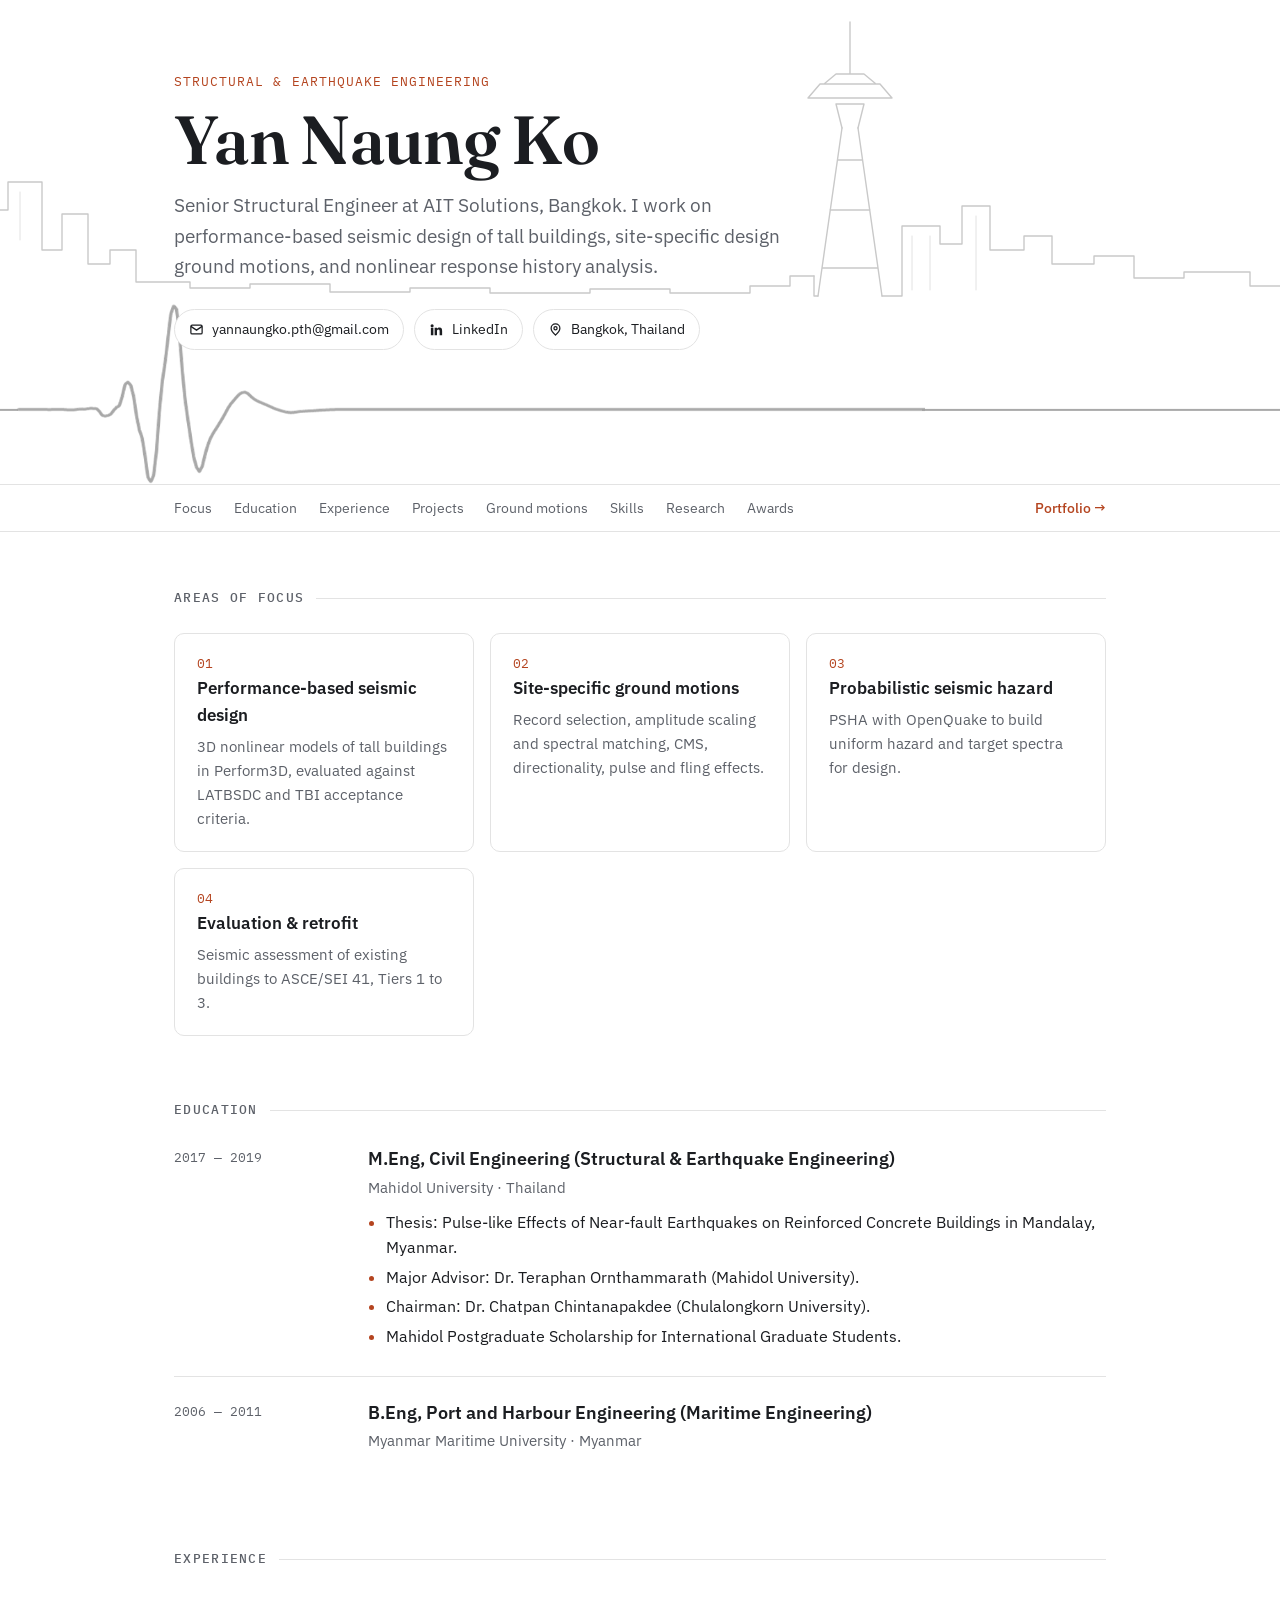
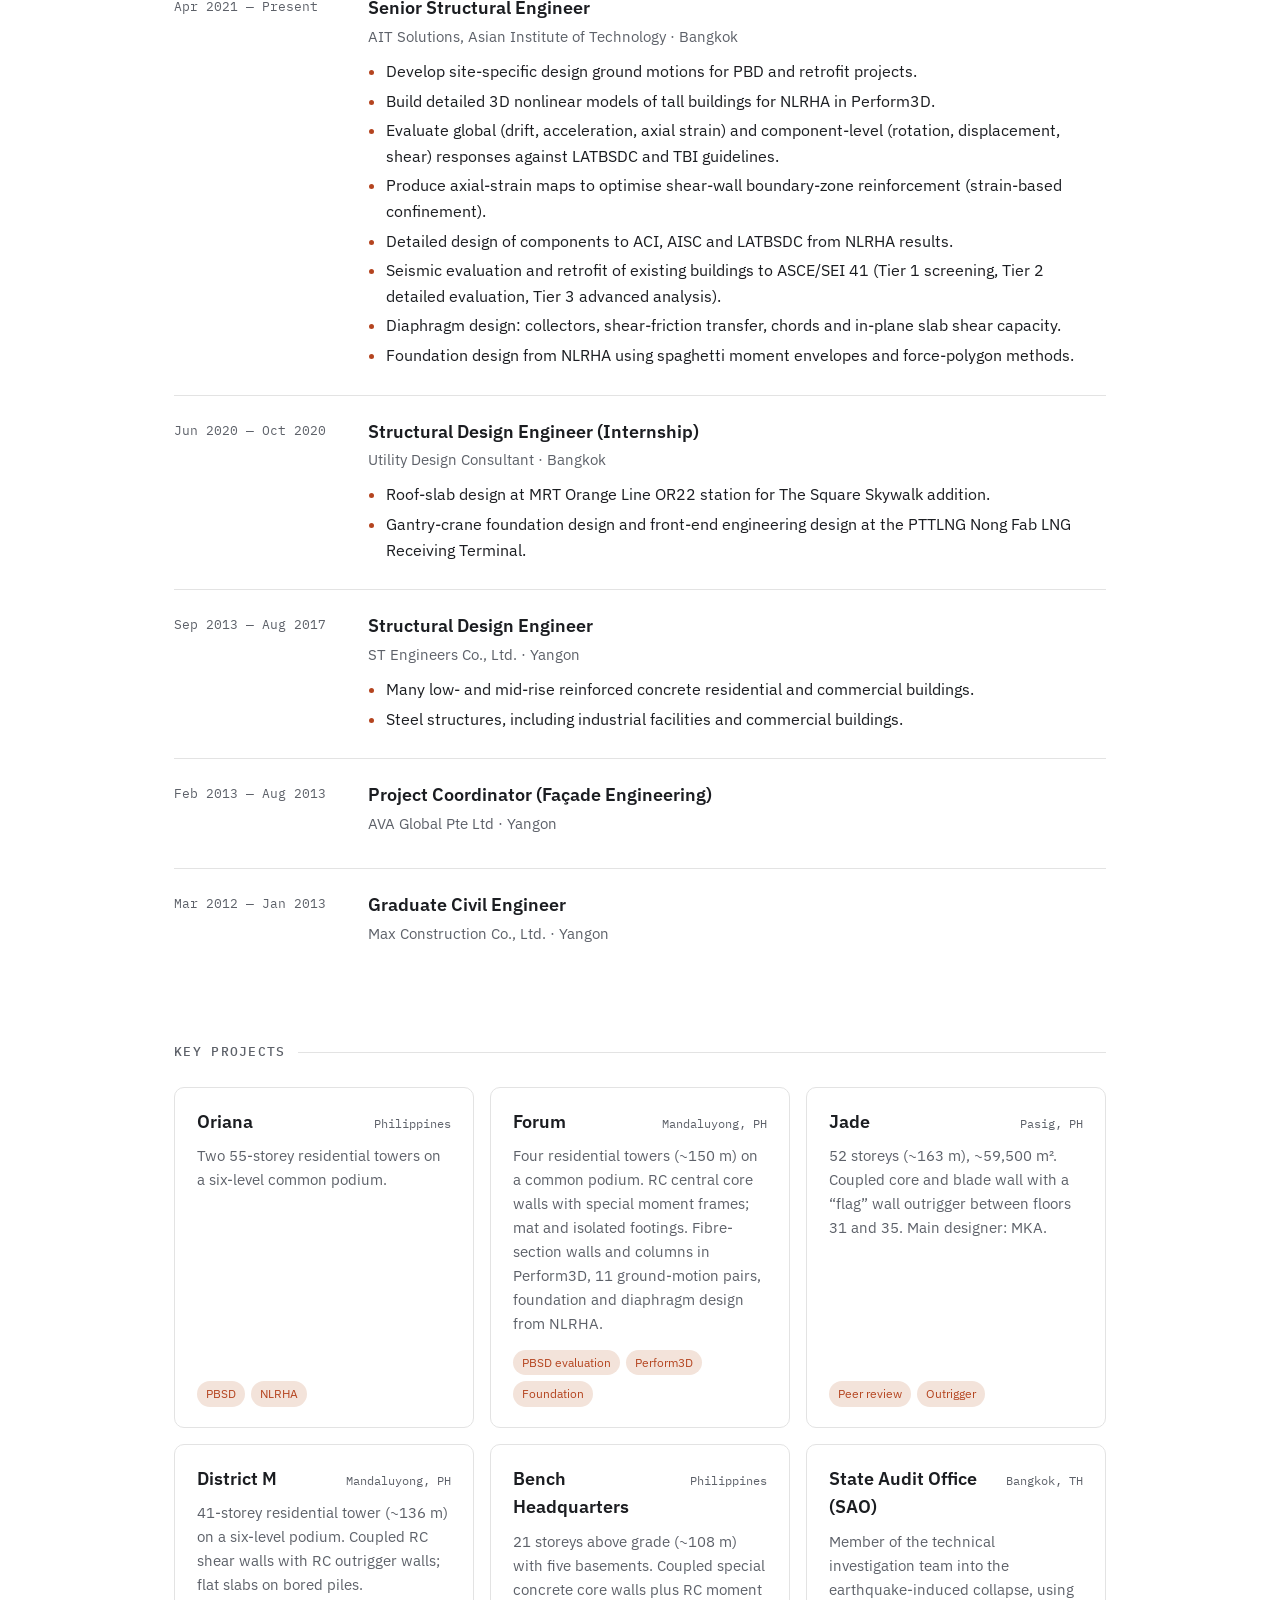
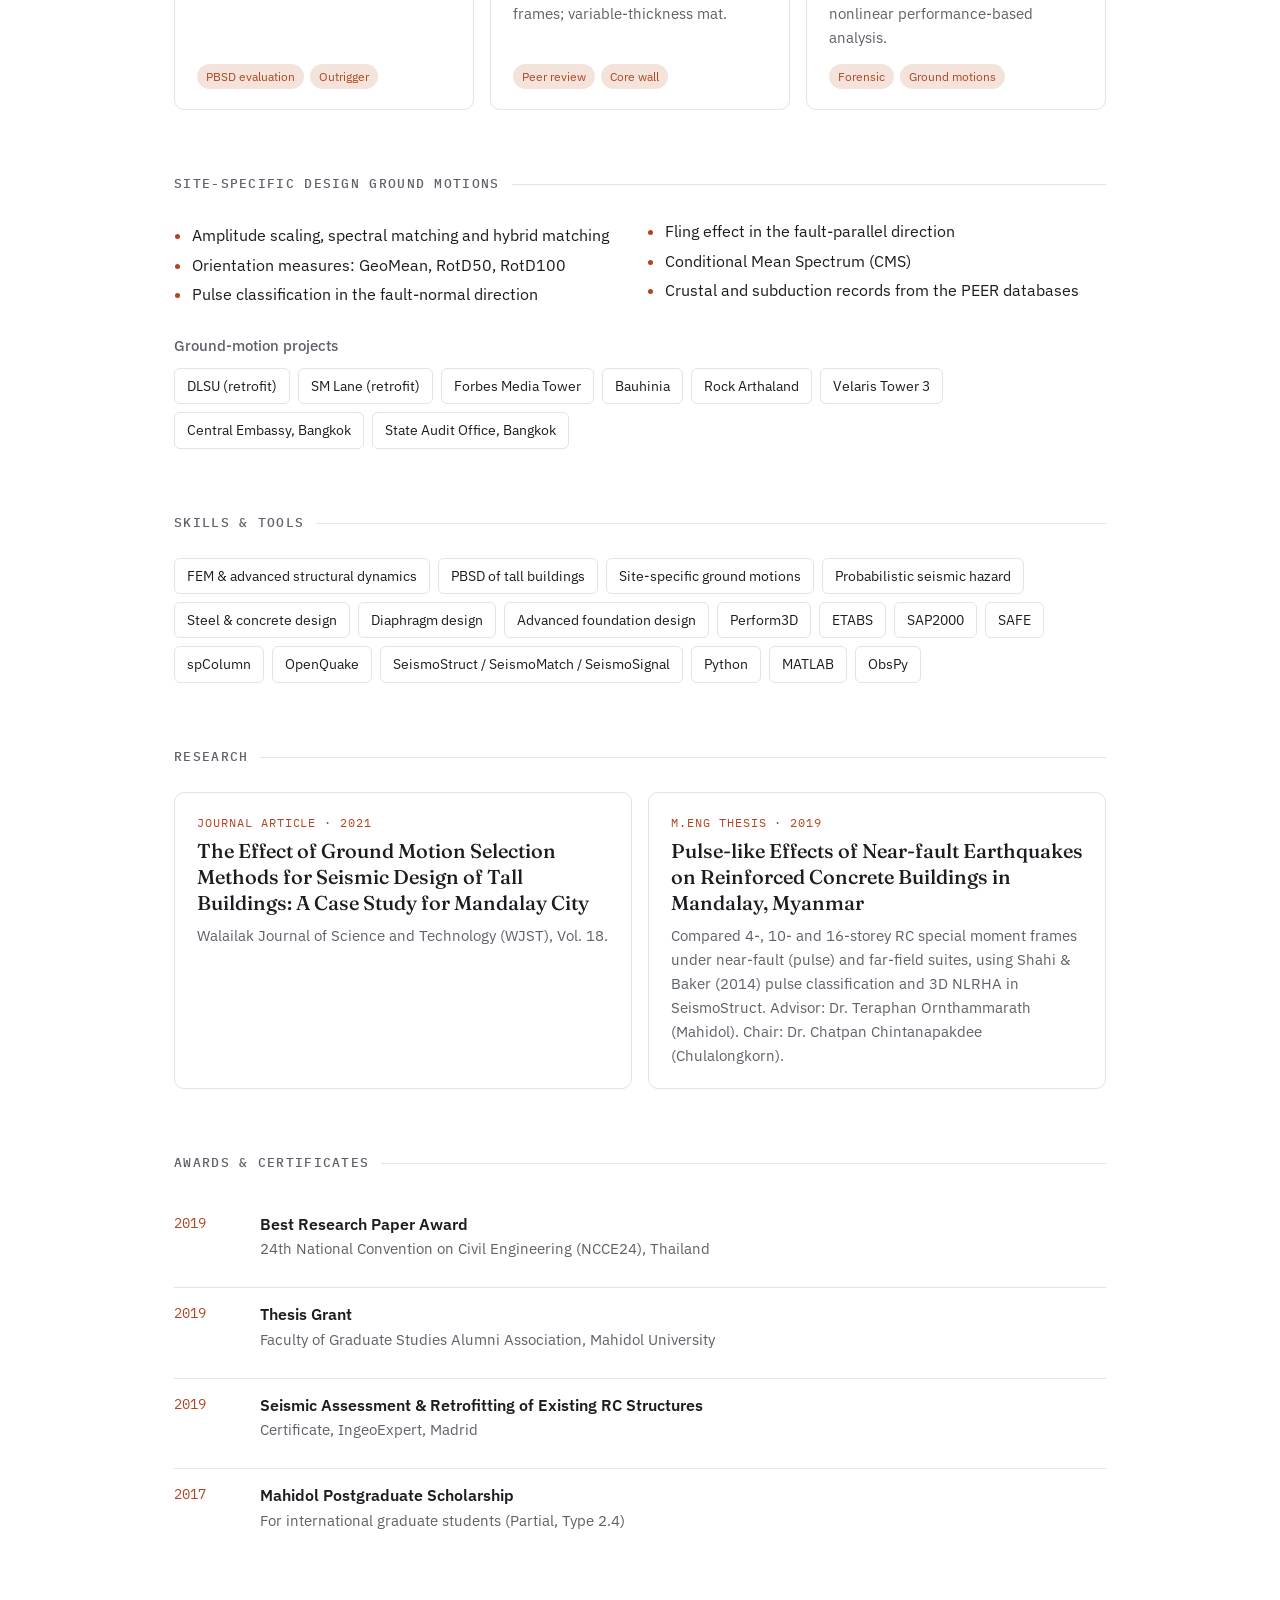
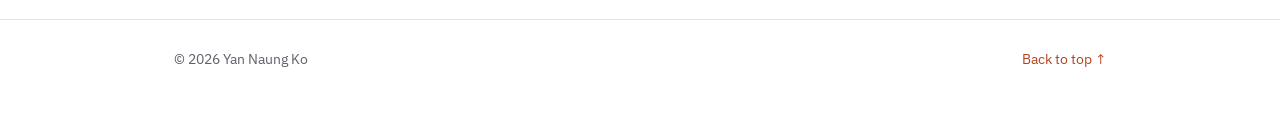
<file: index.html>
<!DOCTYPE html>
<html lang="en">
<head>
<meta charset="utf-8">
<meta name="viewport" content="width=device-width, initial-scale=1">
<title>Yan Naung Ko — Structural &amp; Earthquake Engineer</title>
<meta name="description" content="Yan Naung Ko — Senior Structural Engineer specializing in performance-based seismic design of tall buildings, site-specific ground motions and nonlinear analysis.">
<link rel="preconnect" href="https://fonts.googleapis.com">
<link rel="preconnect" href="https://fonts.gstatic.com" crossorigin>
<link href="https://fonts.googleapis.com/css2?family=IBM+Plex+Mono:wght@400;500&family=IBM+Plex+Sans:wght@400;500;600&family=Fraunces:opsz,wght@9..144,500;9..144,600&display=swap" rel="stylesheet">
<link rel="stylesheet" href="assets/style.css">
</head>
<body>

<header class="hero">
  <svg class="skyline" viewBox="0 0 1900 300" aria-hidden="true">
    <!-- left cluster of towers -->
    <path d="M0 296 H60 V200 H82 V128 H92 V96 H96 V58 H98 V96 H102 V128 H112 V200 H128 V236 H150 V170 H164 V120 L188 92 L212 120 V170 H226 V244 H246 V150 H262 V112 H270 V82 H274 V112 H282 V150 H298 V210 H318 V182 H352 V250 H372 V214 H398 V264 H420 V250 H446 V282 H500 V288 H560 V284 H640 V292 H720 V288 H800 V293 H900 V289 H980 V293 H1060 V286 H1100 V276 H1124"/>
    <!-- needle observation tower -->
    <path d="M1128 296 L1152 128 M1192 296 L1168 128 M1132 268 L1188 268 M1140 210 L1180 210 M1148 160 L1172 160"/>
    <path d="M1152 128 L1146 104 H1174 L1168 128 M1118 98 H1202 L1190 84 H1130 Z M1134 84 L1146 74 H1174 L1186 84 M1160 74 V22"/>
    <!-- right side, stepping down -->
    <path d="M1124 276 V296 H1128 M1192 296 H1212 V226 H1250 V244 H1272 V206 H1300 V250 H1334 V236 H1362 V264 H1404 V256 H1444 V278 H1494 V272 H1560 V286 H1640 V282 H1720 V292 H1900"/>
    <!-- window hints -->
    <path class="win" d="M86 140 V190 M108 140 V190 M174 130 V230 M188 110 V230 M202 130 V230 M256 160 V240 M276 120 V240 M292 160 V200 M330 192 V240 M1222 236 V290 M1240 236 V290 M1286 216 V290"/>
  </svg>
  <div class="wrap">
    <div class="eyebrow">Structural &amp; Earthquake Engineering</div>
    <h1>Yan Naung Ko</h1>
    <p class="lede">Senior Structural Engineer at AIT Solutions, Bangkok. I work on performance-based seismic design of tall buildings, site-specific design ground motions, and nonlinear response history analysis.</p>
    <div class="contact">
      <a class="chip" href="mailto:yannaungko.pth@gmail.com">
        <svg viewBox="0 0 24 24" fill="none" stroke="currentColor" stroke-width="2"><rect x="3" y="5" width="18" height="14" rx="2"/><path d="m3 7 9 6 9-6"/></svg>
        yannaungko.pth@gmail.com
      </a>
      <a class="chip" href="https://www.linkedin.com/in/yan-naung-ko-b4761882">
        <svg viewBox="0 0 24 24" fill="currentColor"><path d="M4.98 3.5a2.5 2.5 0 1 1 0 5 2.5 2.5 0 0 1 0-5zM3 9h4v12H3zM9 9h3.8v1.7h.05c.53-1 1.83-2.05 3.77-2.05C20.6 8.65 21 11.2 21 14.5V21h-4v-5.8c0-1.4-.03-3.2-1.95-3.2-1.95 0-2.25 1.52-2.25 3.1V21H9z"/></svg>
        LinkedIn
      </a>
      <span class="chip">
        <svg viewBox="0 0 24 24" fill="none" stroke="currentColor" stroke-width="2"><path d="M12 21s-7-6.2-7-11a7 7 0 0 1 14 0c0 4.8-7 11-7 11z"/><circle cx="12" cy="10" r="2.5"/></svg>
        Bangkok, Thailand
      </span>
    </div>
  </div>
  <div class="wave" role="img" aria-label="Seismic wave"></div>
</header>

<nav class="toc"><div class="wrap">
  <a href="#focus">Focus</a>
  <a href="#education">Education</a>
  <a href="#experience">Experience</a>
  <a href="#projects">Projects</a>
  <a href="#ground-motions">Ground motions</a>
  <a href="#skills">Skills</a>
  <a href="#research">Research</a>
  <a href="#awards">Awards</a>
  <a class="pf" href="portfolio.html">Portfolio →</a>
</div></nav>

<main class="wrap">

  <section id="focus">
    <h2>Areas of focus</h2>
    <div class="focus">
      <div class="card"><div class="num">01</div><h3>Performance-based seismic design</h3><p>3D nonlinear models of tall buildings in Perform3D, evaluated against LATBSDC and TBI acceptance criteria.</p></div>
      <div class="card"><div class="num">02</div><h3>Site-specific ground motions</h3><p>Record selection, amplitude scaling and spectral matching, CMS, directionality, pulse and fling effects.</p></div>
      <div class="card"><div class="num">03</div><h3>Probabilistic seismic hazard</h3><p>PSHA with OpenQuake to build uniform hazard and target spectra for design.</p></div>
      <div class="card"><div class="num">04</div><h3>Evaluation &amp; retrofit</h3><p>Seismic assessment of existing buildings to ASCE/SEI 41, Tiers 1 to 3.</p></div>
    </div>
  </section>

  <section id="education">
    <h2>Education</h2>

    <div class="job">
      <div class="when">2017 — 2019</div>
      <div>
        <h3>M.Eng, Civil Engineering (Structural &amp; Earthquake Engineering)</h3>
        <div class="org">Mahidol University · Thailand</div>
        <ul>
          <li>Thesis: Pulse-like Effects of Near-fault Earthquakes on Reinforced Concrete Buildings in Mandalay, Myanmar.</li>
          <li>Major Advisor: Dr. Teraphan Ornthammarath (Mahidol University).</li>
          <li>Chairman: Dr. Chatpan Chintanapakdee (Chulalongkorn University).</li>
          <li>Mahidol Postgraduate Scholarship for International Graduate Students.</li>
        </ul>
      </div>
    </div>

    <div class="job">
      <div class="when">2006 — 2011</div>
      <div>
        <h3>B.Eng, Port and Harbour Engineering (Maritime Engineering)</h3>
        <div class="org">Myanmar Maritime University · Myanmar</div>
      </div>
    </div>
  </section>

  <section id="experience">
    <h2>Experience</h2>

    <div class="job">
      <div class="when">Apr 2021 — Present</div>
      <div>
        <h3>Senior Structural Engineer</h3>
        <div class="org">AIT Solutions, Asian Institute of Technology · Bangkok</div>
        <ul>
          <li>Develop site-specific design ground motions for PBD and retrofit projects.</li>
          <li>Build detailed 3D nonlinear models of tall buildings for NLRHA in Perform3D.</li>
          <li>Evaluate global (drift, acceleration, axial strain) and component-level (rotation, displacement, shear) responses against LATBSDC and TBI guidelines.</li>
          <li>Produce axial-strain maps to optimise shear-wall boundary-zone reinforcement (strain-based confinement).</li>
          <li>Detailed design of components to ACI, AISC and LATBSDC from NLRHA results.</li>
          <li>Seismic evaluation and retrofit of existing buildings to ASCE/SEI 41 (Tier 1 screening, Tier 2 detailed evaluation, Tier 3 advanced analysis).</li>
          <li>Diaphragm design: collectors, shear-friction transfer, chords and in-plane slab shear capacity.</li>
          <li>Foundation design from NLRHA using spaghetti moment envelopes and force-polygon methods.</li>
        </ul>
      </div>
    </div>

    <div class="job">
      <div class="when">Jun 2020 — Oct 2020</div>
      <div>
        <h3>Structural Design Engineer (Internship)</h3>
        <div class="org">Utility Design Consultant · Bangkok</div>
        <ul>
          <li>Roof-slab design at MRT Orange Line OR22 station for The Square Skywalk addition.</li>
          <li>Gantry-crane foundation design and front-end engineering design at the PTTLNG Nong Fab LNG Receiving Terminal.</li>
        </ul>
      </div>
    </div>

    <div class="job">
      <div class="when">Sep 2013 — Aug 2017</div>
      <div>
        <h3>Structural Design Engineer</h3>
        <div class="org">ST Engineers Co., Ltd. · Yangon</div>
        <ul>
          <li>Many low- and mid-rise reinforced concrete residential and commercial buildings.</li>
          <li>Steel structures, including industrial facilities and commercial buildings.</li>
        </ul>
      </div>
    </div>

    <div class="job">
      <div class="when">Feb 2013 — Aug 2013</div>
      <div>
        <h3>Project Coordinator (Façade Engineering)</h3>
        <div class="org">AVA Global Pte Ltd · Yangon</div>
      </div>
    </div>

    <div class="job">
      <div class="when">Mar 2012 — Jan 2013</div>
      <div>
        <h3>Graduate Civil Engineer</h3>
        <div class="org">Max Construction Co., Ltd. · Yangon</div>
      </div>
    </div>
  </section>

  <section id="projects">
    <h2>Key projects</h2>
    <div class="projects">
      <article class="proj">
        <div class="proj-top"><h3>Oriana</h3><span class="loc">Philippines</span></div>
        <p>Two 55-storey residential towers on a six-level common podium.</p>
        <div class="tags"><span class="tag">PBSD</span><span class="tag">NLRHA</span></div>
      </article>
      <article class="proj">
        <div class="proj-top"><h3>Forum</h3><span class="loc">Mandaluyong, PH</span></div>
        <p>Four residential towers (~150 m) on a common podium. RC central core walls with special moment frames; mat and isolated footings. Fibre-section walls and columns in Perform3D, 11 ground-motion pairs, foundation and diaphragm design from NLRHA.</p>
        <div class="tags"><span class="tag">PBSD evaluation</span><span class="tag">Perform3D</span><span class="tag">Foundation</span></div>
      </article>
      <article class="proj">
        <div class="proj-top"><h3>Jade</h3><span class="loc">Pasig, PH</span></div>
        <p>52 storeys (~163 m), ~59,500 m². Coupled core and blade wall with a “flag” wall outrigger between floors 31 and 35. Main designer: MKA.</p>
        <div class="tags"><span class="tag">Peer review</span><span class="tag">Outrigger</span></div>
      </article>
      <article class="proj">
        <div class="proj-top"><h3>District M</h3><span class="loc">Mandaluyong, PH</span></div>
        <p>41-storey residential tower (~136 m) on a six-level podium. Coupled RC shear walls with RC outrigger walls; flat slabs on bored piles.</p>
        <div class="tags"><span class="tag">PBSD evaluation</span><span class="tag">Outrigger</span></div>
      </article>
      <article class="proj">
        <div class="proj-top"><h3>Bench Headquarters</h3><span class="loc">Philippines</span></div>
        <p>21 storeys above grade (~108 m) with five basements. Coupled special concrete core walls plus RC moment frames; variable-thickness mat.</p>
        <div class="tags"><span class="tag">Peer review</span><span class="tag">Core wall</span></div>
      </article>
      <article class="proj">
        <div class="proj-top"><h3>State Audit Office (SAO)</h3><span class="loc">Bangkok, TH</span></div>
        <p>Member of the technical investigation team into the earthquake-induced collapse, using nonlinear performance-based analysis.</p>
        <div class="tags"><span class="tag">Forensic</span><span class="tag">Ground motions</span></div>
      </article>
    </div>
  </section>

  <section id="ground-motions">
    <h2>Site-specific design ground motions</h2>
    <ul class="gm-list">
      <li>Amplitude scaling, spectral matching and hybrid matching</li>
      <li>Orientation measures: GeoMean, RotD50, RotD100</li>
      <li>Pulse classification in the fault-normal direction</li>
      <li>Fling effect in the fault-parallel direction</li>
      <li>Conditional Mean Spectrum (CMS)</li>
      <li>Crustal and subduction records from the PEER databases</li>
    </ul>
    <p class="sub">Ground-motion projects</p>
    <div class="skills">
      <span class="skill">DLSU (retrofit)</span>
      <span class="skill">SM Lane (retrofit)</span>
      <span class="skill">Forbes Media Tower</span>
      <span class="skill">Bauhinia</span>
      <span class="skill">Rock Arthaland</span>
      <span class="skill">Velaris Tower 3</span>
      <span class="skill">Central Embassy, Bangkok</span>
      <span class="skill">State Audit Office, Bangkok</span>
    </div>
  </section>

  <section id="skills">
    <h2>Skills &amp; tools</h2>
    <div class="skills">
      <span class="skill">FEM &amp; advanced structural dynamics</span>
      <span class="skill">PBSD of tall buildings</span>
      <span class="skill">Site-specific ground motions</span>
      <span class="skill">Probabilistic seismic hazard</span>
      <span class="skill">Steel &amp; concrete design</span>
      <span class="skill">Diaphragm design</span>
      <span class="skill">Advanced foundation design</span>
      <span class="skill">Perform3D</span>
      <span class="skill">ETABS</span>
      <span class="skill">SAP2000</span>
      <span class="skill">SAFE</span>
      <span class="skill">spColumn</span>
      <span class="skill">OpenQuake</span>
      <span class="skill">SeismoStruct / SeismoMatch / SeismoSignal</span>
      <span class="skill">Python</span>
      <span class="skill">MATLAB</span>
      <span class="skill">ObsPy</span>
    </div>
  </section>

  <section id="research">
    <h2>Research</h2>
    <div class="research">
      <div class="card">
        <div class="label">Journal article · 2021</div>
        <h3>The Effect of Ground Motion Selection Methods for Seismic Design of Tall Buildings: A Case Study for Mandalay City</h3>
        <p>Walailak Journal of Science and Technology (WJST), Vol. 18.</p>
      </div>
      <div class="card">
        <div class="label">M.Eng thesis · 2019</div>
        <h3>Pulse-like Effects of Near-fault Earthquakes on Reinforced Concrete Buildings in Mandalay, Myanmar</h3>
        <p>Compared 4-, 10- and 16-storey RC special moment frames under near-fault (pulse) and far-field suites, using Shahi &amp; Baker (2014) pulse classification and 3D NLRHA in SeismoStruct. Advisor: Dr. Teraphan Ornthammarath (Mahidol). Chair: Dr. Chatpan Chintanapakdee (Chulalongkorn).</p>
      </div>
    </div>
  </section>

  <section id="awards">
    <h2>Awards &amp; certificates</h2>
    <ul class="awards">
      <li><span class="yr">2019</span><div><strong>Best Research Paper Award</strong><span>24th National Convention on Civil Engineering (NCCE24), Thailand</span></div></li>
      <li><span class="yr">2019</span><div><strong>Thesis Grant</strong><span>Faculty of Graduate Studies Alumni Association, Mahidol University</span></div></li>
      <li><span class="yr">2019</span><div><strong>Seismic Assessment &amp; Retrofitting of Existing RC Structures</strong><span>Certificate, IngeoExpert, Madrid</span></div></li>
      <li><span class="yr">2017</span><div><strong>Mahidol Postgraduate Scholarship</strong><span>For international graduate students (Partial, Type 2.4)</span></div></li>
    </ul>
  </section>


</main>

<footer><div class="wrap">
  <span>© 2026 Yan Naung Ko</span>
  <a href="#">Back to top ↑</a>
</div></footer>

</body>
</html>
</file>
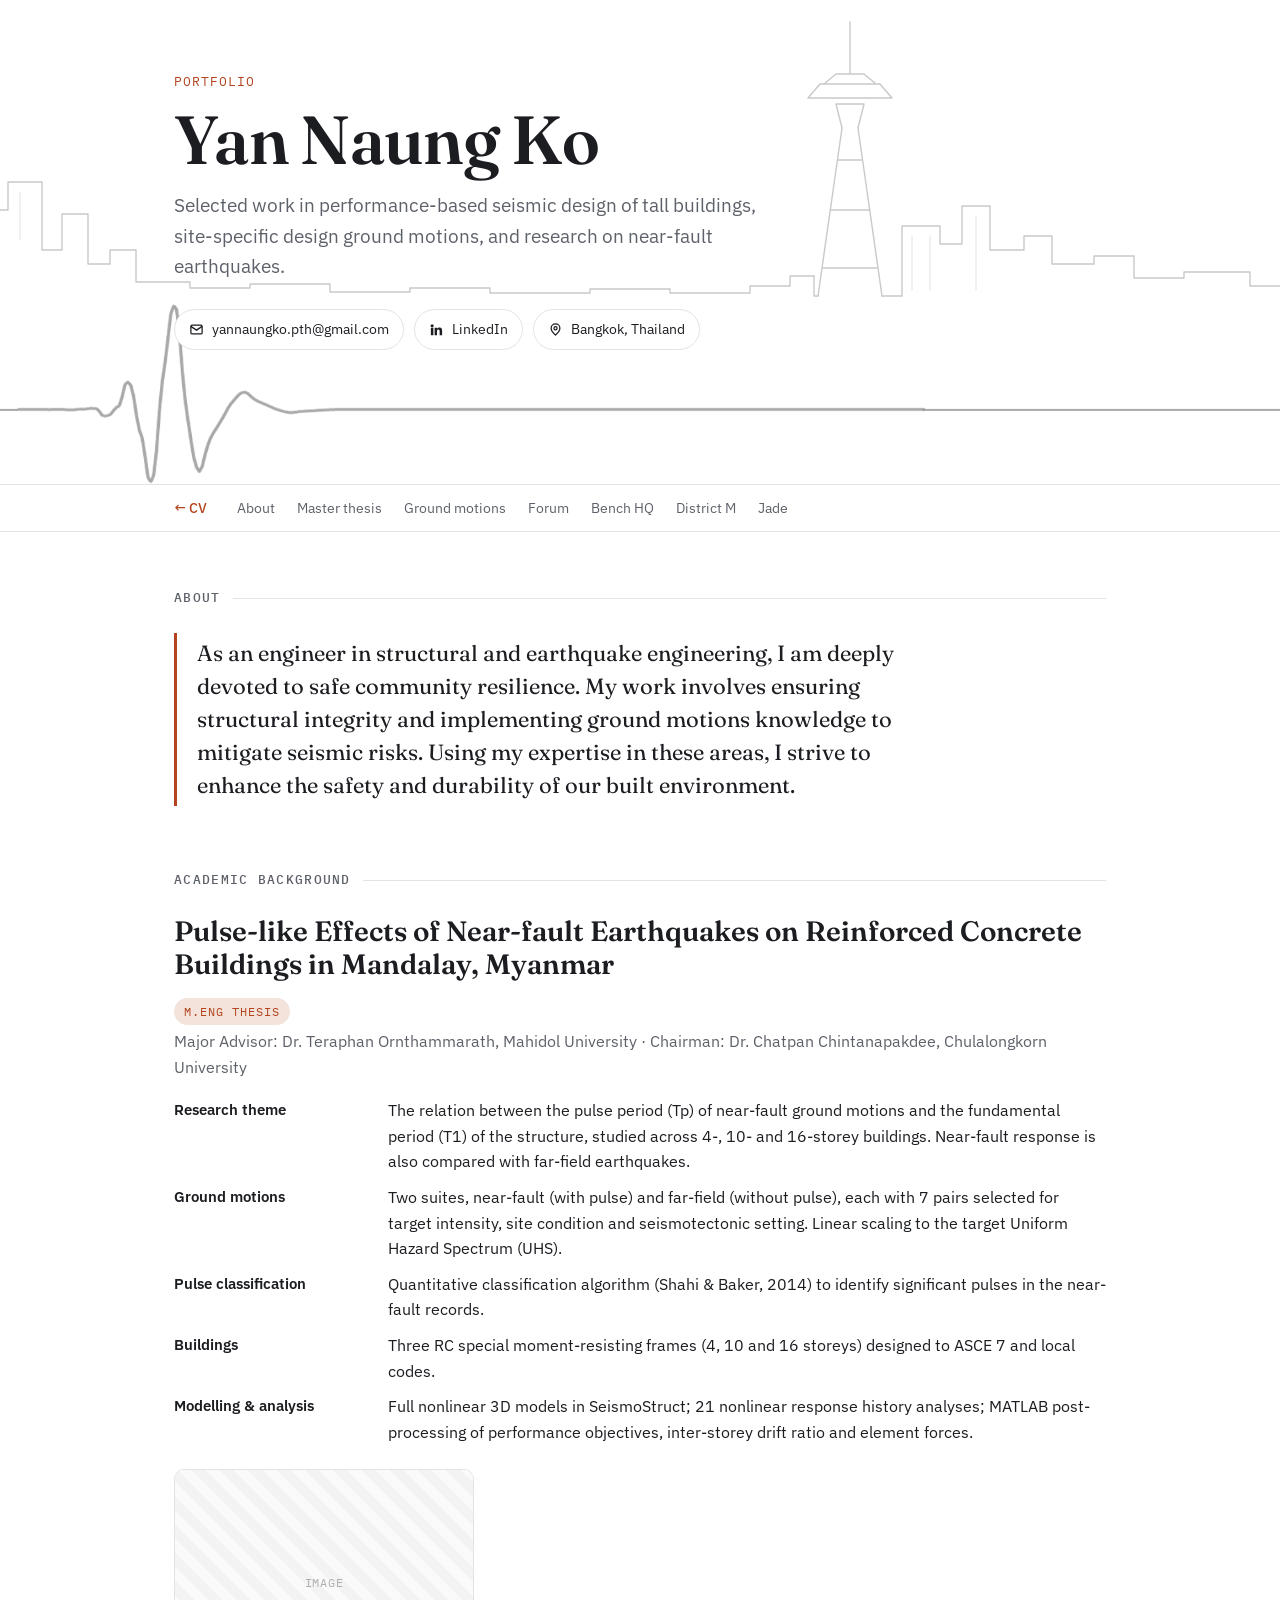
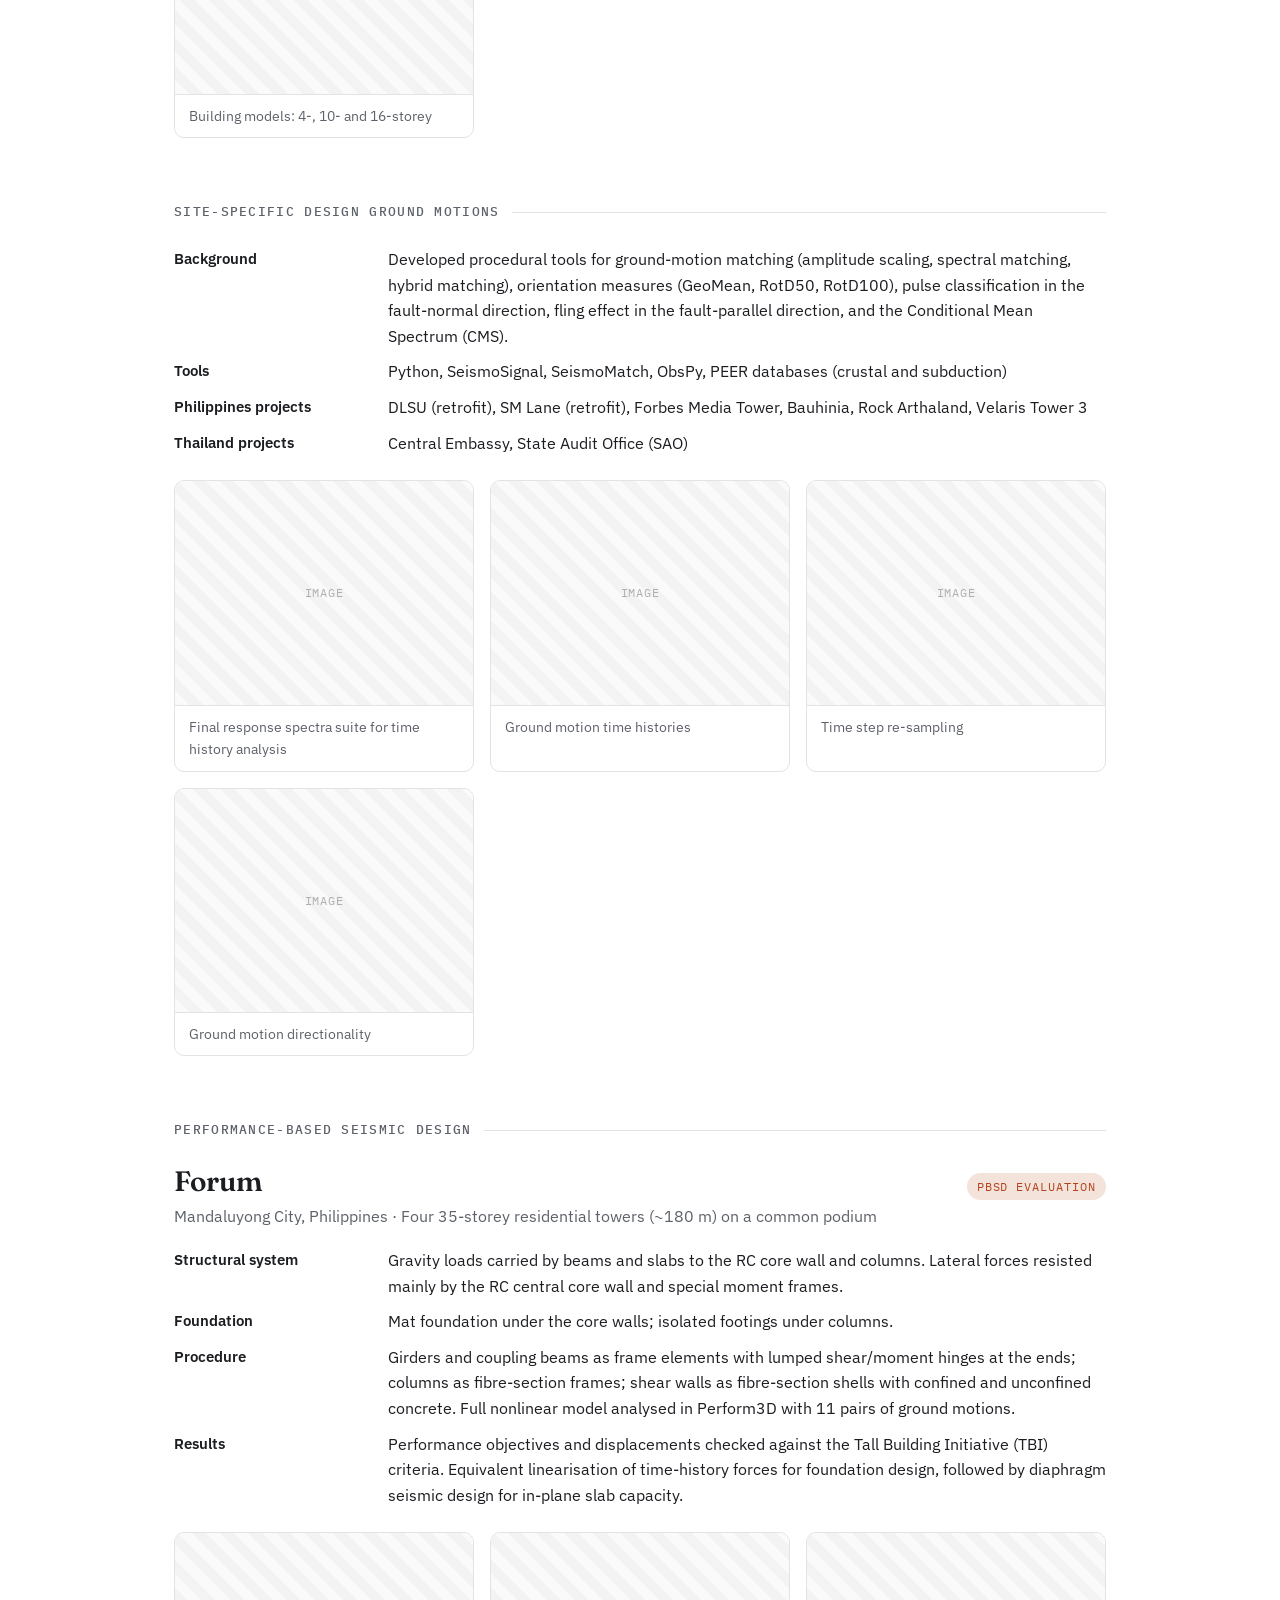
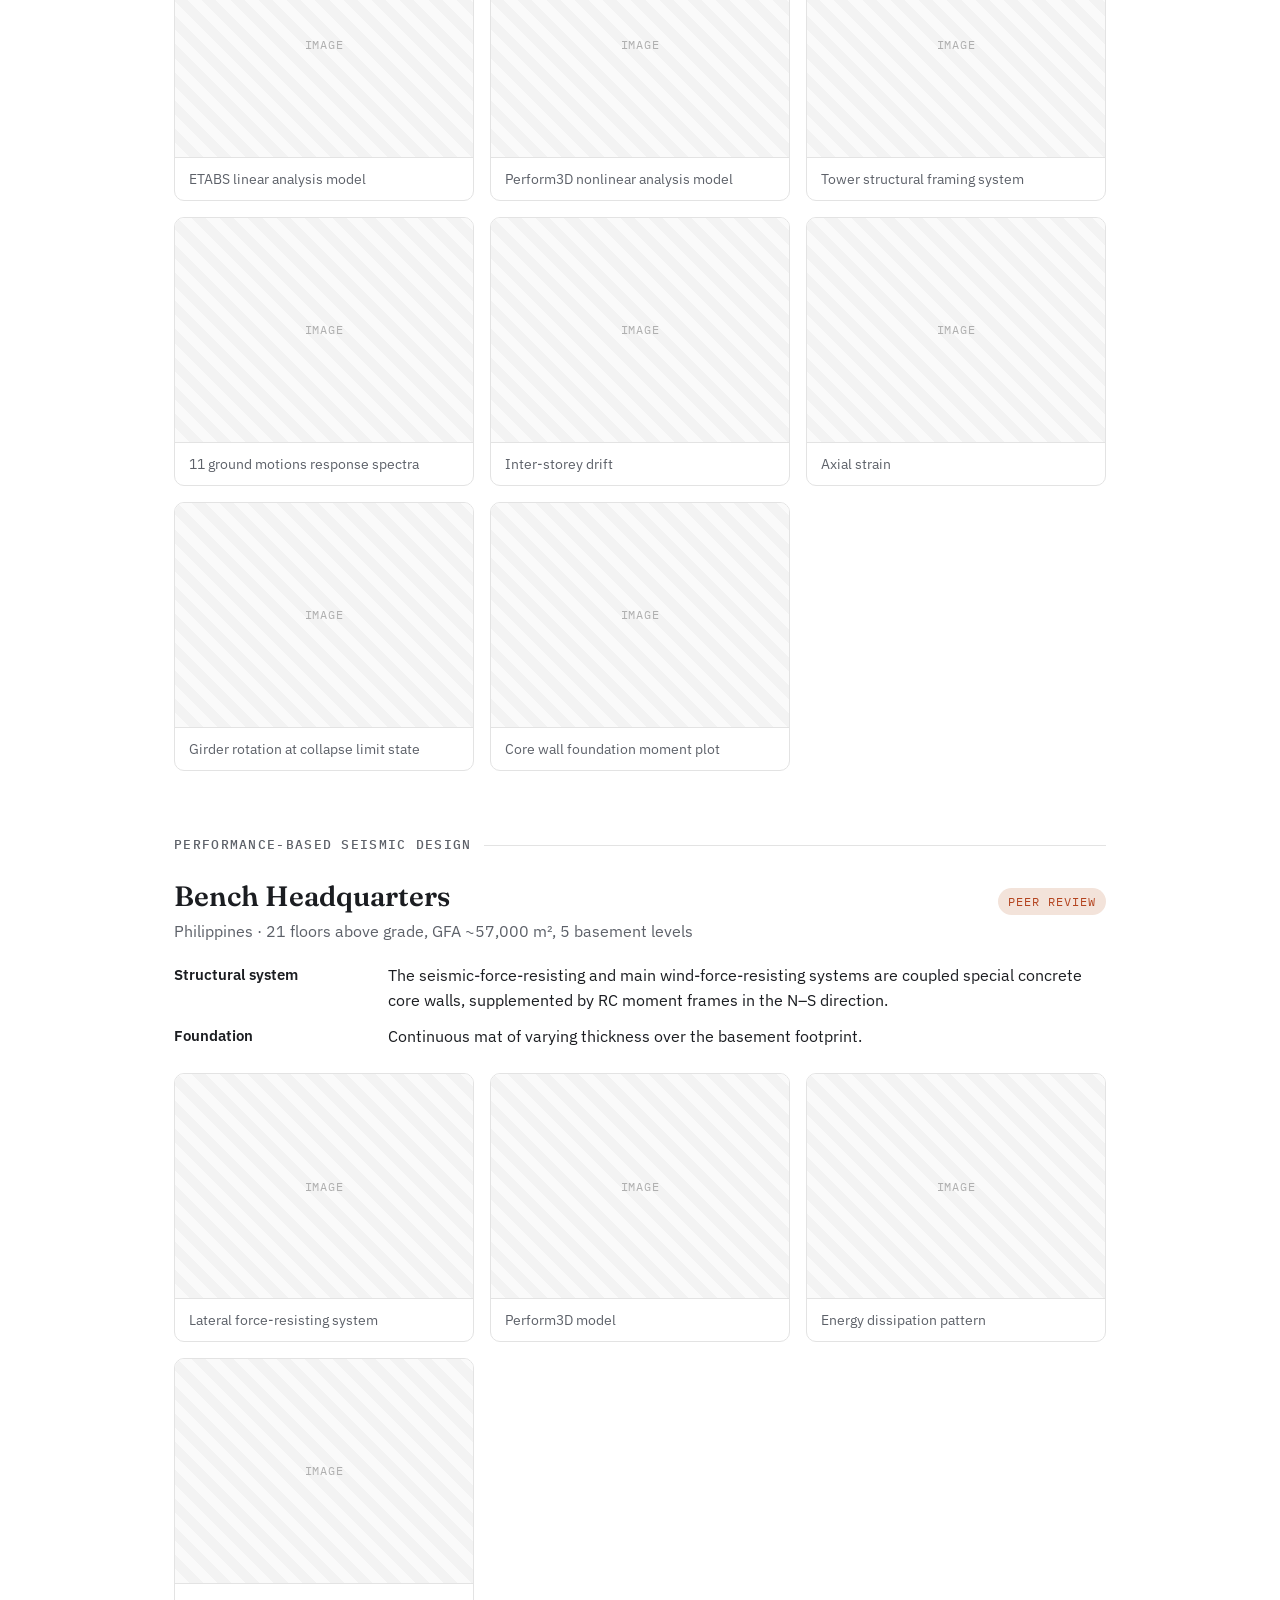
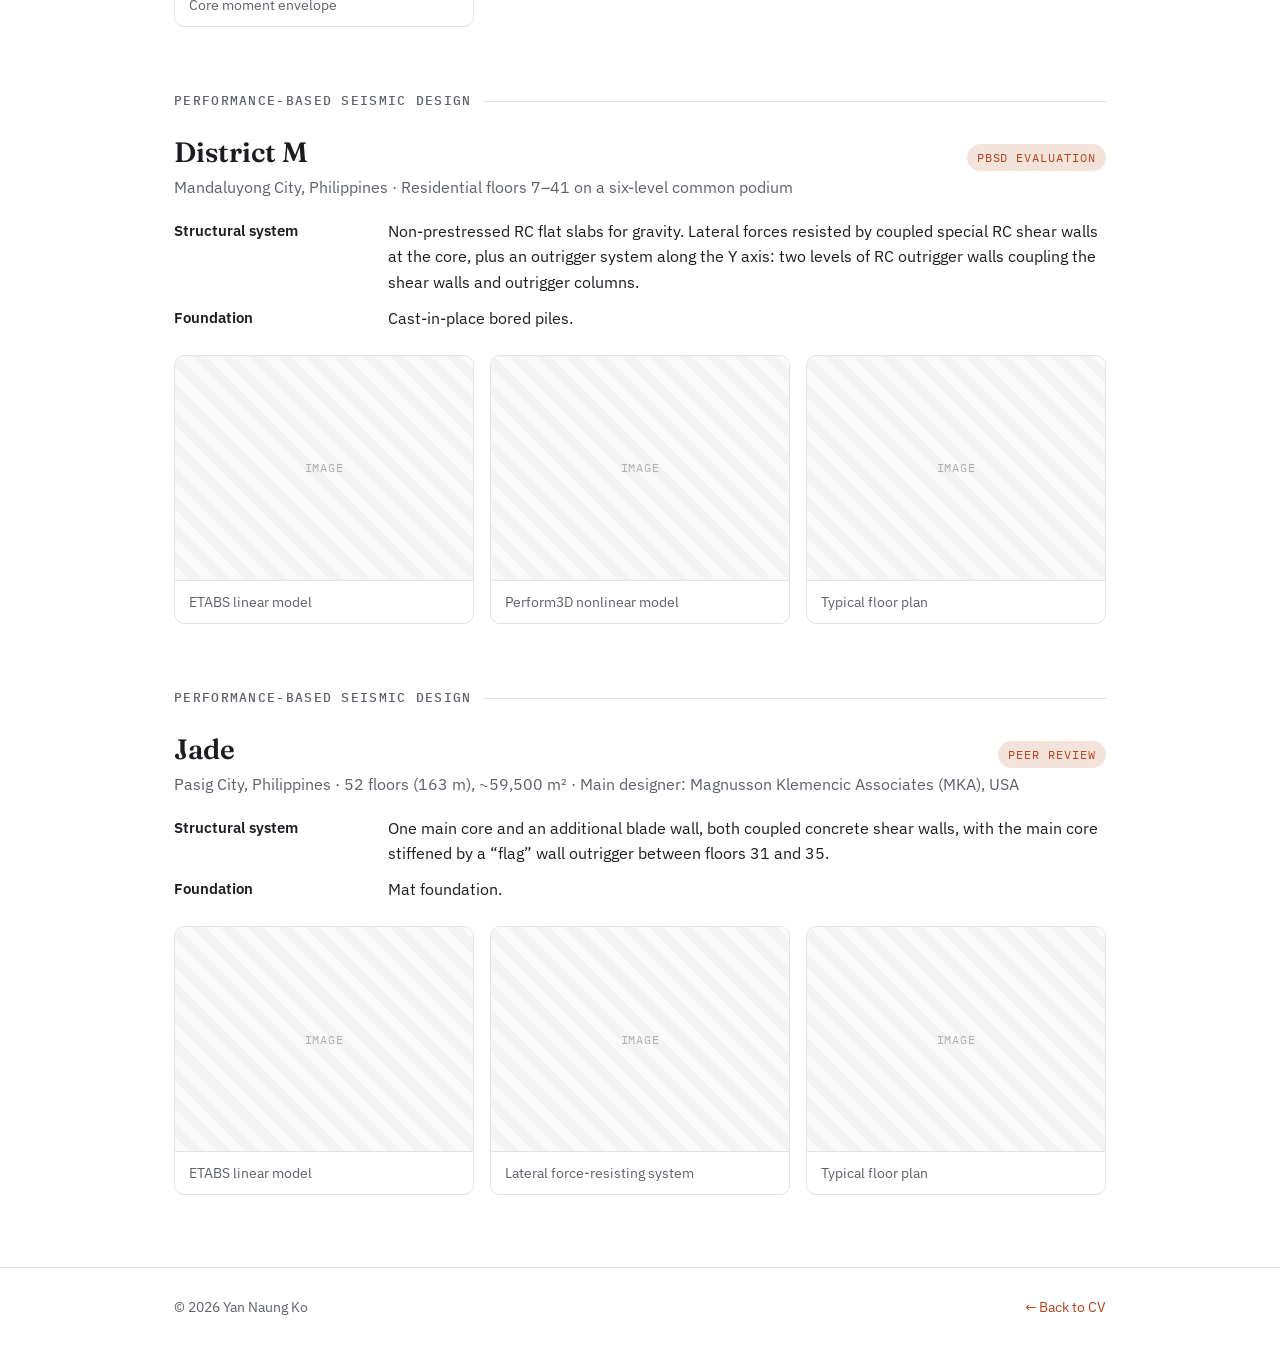
<file: portfolio.html>
<!DOCTYPE html>
<html lang="en">
<head>
<meta charset="utf-8">
<meta name="viewport" content="width=device-width, initial-scale=1">
<title>Portfolio — Yan Naung Ko</title>
<meta name="description" content="Portfolio of Yan Naung Ko — performance-based seismic design of tall buildings, site-specific design ground motions and research on near-fault earthquakes.">
<link rel="preconnect" href="https://fonts.googleapis.com">
<link rel="preconnect" href="https://fonts.gstatic.com" crossorigin>
<link href="https://fonts.googleapis.com/css2?family=IBM+Plex+Mono:wght@400;500&family=IBM+Plex+Sans:wght@400;500;600&family=Fraunces:opsz,wght@9..144,500;9..144,600&display=swap" rel="stylesheet">
<link rel="stylesheet" href="assets/style.css">
</head>
<body>

<header class="hero">
  <svg class="skyline" viewBox="0 0 1900 300" aria-hidden="true">
    <!-- left cluster of towers -->
    <path d="M0 296 H60 V200 H82 V128 H92 V96 H96 V58 H98 V96 H102 V128 H112 V200 H128 V236 H150 V170 H164 V120 L188 92 L212 120 V170 H226 V244 H246 V150 H262 V112 H270 V82 H274 V112 H282 V150 H298 V210 H318 V182 H352 V250 H372 V214 H398 V264 H420 V250 H446 V282 H500 V288 H560 V284 H640 V292 H720 V288 H800 V293 H900 V289 H980 V293 H1060 V286 H1100 V276 H1124"/>
    <!-- needle observation tower -->
    <path d="M1128 296 L1152 128 M1192 296 L1168 128 M1132 268 L1188 268 M1140 210 L1180 210 M1148 160 L1172 160"/>
    <path d="M1152 128 L1146 104 H1174 L1168 128 M1118 98 H1202 L1190 84 H1130 Z M1134 84 L1146 74 H1174 L1186 84 M1160 74 V22"/>
    <!-- right side, stepping down -->
    <path d="M1124 276 V296 H1128 M1192 296 H1212 V226 H1250 V244 H1272 V206 H1300 V250 H1334 V236 H1362 V264 H1404 V256 H1444 V278 H1494 V272 H1560 V286 H1640 V282 H1720 V292 H1900"/>
    <!-- window hints -->
    <path class="win" d="M86 140 V190 M108 140 V190 M174 130 V230 M188 110 V230 M202 130 V230 M256 160 V240 M276 120 V240 M292 160 V200 M330 192 V240 M1222 236 V290 M1240 236 V290 M1286 216 V290"/>
  </svg>
  <div class="wrap">
    <div class="eyebrow">Portfolio</div>
    <h1>Yan Naung Ko</h1>
    <p class="lede">Selected work in performance-based seismic design of tall buildings, site-specific design ground motions, and research on near-fault earthquakes.</p>
    <div class="contact">
      <a class="chip" href="mailto:yannaungko.pth@gmail.com">
        <svg viewBox="0 0 24 24" fill="none" stroke="currentColor" stroke-width="2"><rect x="3" y="5" width="18" height="14" rx="2"/><path d="m3 7 9 6 9-6"/></svg>
        yannaungko.pth@gmail.com
      </a>
      <a class="chip" href="https://www.linkedin.com/in/yan-naung-ko-b4761882">
        <svg viewBox="0 0 24 24" fill="currentColor"><path d="M4.98 3.5a2.5 2.5 0 1 1 0 5 2.5 2.5 0 0 1 0-5zM3 9h4v12H3zM9 9h3.8v1.7h.05c.53-1 1.83-2.05 3.77-2.05C20.6 8.65 21 11.2 21 14.5V21h-4v-5.8c0-1.4-.03-3.2-1.95-3.2-1.95 0-2.25 1.52-2.25 3.1V21H9z"/></svg>
        LinkedIn
      </a>
      <span class="chip">
        <svg viewBox="0 0 24 24" fill="none" stroke="currentColor" stroke-width="2"><path d="M12 21s-7-6.2-7-11a7 7 0 0 1 14 0c0 4.8-7 11-7 11z"/><circle cx="12" cy="10" r="2.5"/></svg>
        Bangkok, Thailand
      </span>
    </div>
  </div>
  <div class="wave" role="img" aria-label="Seismic wave"></div>
</header>

<nav class="toc"><div class="wrap">
  <a class="pf back" href="index.html">← CV</a>
  <a href="#about">About</a>
  <a href="#thesis">Master thesis</a>
  <a href="#ground-motions">Ground motions</a>
  <a href="#forum">Forum</a>
  <a href="#bench">Bench HQ</a>
  <a href="#district-m">District M</a>
  <a href="#jade">Jade</a>
</div></nav>

<main class="wrap">

  <section id="about">
    <h2>About</h2>
    <p class="pf-intro">As an engineer in structural and earthquake engineering, I am deeply devoted to safe community resilience. My work involves ensuring structural integrity and implementing ground motions knowledge to mitigate seismic risks. Using my expertise in these areas, I strive to enhance the safety and durability of our built environment.</p>
  </section>

  <section id="thesis">
    <h2>Academic background</h2>
    <div class="pf-head"><h3>Pulse-like Effects of Near-fault Earthquakes on Reinforced Concrete Buildings in Mandalay, Myanmar</h3><span class="pf-tag">M.Eng thesis</span></div>
    <p class="pf-sub">Major Advisor: Dr. Teraphan Ornthammarath, Mahidol University · Chairman: Dr. Chatpan Chintanapakdee, Chulalongkorn University</p>
    <dl class="spec">
      <dt>Research theme</dt><dd>The relation between the pulse period (Tp) of near-fault ground motions and the fundamental period (T1) of the structure, studied across 4-, 10- and 16-storey buildings. Near-fault response is also compared with far-field earthquakes.</dd>
      <dt>Ground motions</dt><dd>Two suites, near-fault (with pulse) and far-field (without pulse), each with 7 pairs selected for target intensity, site condition and seismotectonic setting. Linear scaling to the target Uniform Hazard Spectrum (UHS).</dd>
      <dt>Pulse classification</dt><dd>Quantitative classification algorithm (Shahi &amp; Baker, 2014) to identify significant pulses in the near-fault records.</dd>
      <dt>Buildings</dt><dd>Three RC special moment-resisting frames (4, 10 and 16 storeys) designed to ASCE 7 and local codes.</dd>
      <dt>Modelling &amp; analysis</dt><dd>Full nonlinear 3D models in SeismoStruct; 21 nonlinear response history analyses; MATLAB post-processing of performance objectives, inter-storey drift ratio and element forces.</dd>
    </dl>
    <div class="figs">
      <figure><div class="ph">Image</div><figcaption>Building models: 4-, 10- and 16-storey</figcaption></figure>
    </div>
  </section>

  <section id="ground-motions">
    <h2>Site-specific design ground motions</h2>
    <dl class="spec">
      <dt>Background</dt><dd>Developed procedural tools for ground-motion matching (amplitude scaling, spectral matching, hybrid matching), orientation measures (GeoMean, RotD50, RotD100), pulse classification in the fault-normal direction, fling effect in the fault-parallel direction, and the Conditional Mean Spectrum (CMS).</dd>
      <dt>Tools</dt><dd>Python, SeismoSignal, SeismoMatch, ObsPy, PEER databases (crustal and subduction)</dd>
      <dt>Philippines projects</dt><dd>DLSU (retrofit), SM Lane (retrofit), Forbes Media Tower, Bauhinia, Rock Arthaland, Velaris Tower 3</dd>
      <dt>Thailand projects</dt><dd>Central Embassy, State Audit Office (SAO)</dd>
    </dl>
    <div class="figs">
      <figure><div class="ph">Image</div><figcaption>Final response spectra suite for time history analysis</figcaption></figure>
      <figure><div class="ph">Image</div><figcaption>Ground motion time histories</figcaption></figure>
      <figure><div class="ph">Image</div><figcaption>Time step re-sampling</figcaption></figure>
      <figure><div class="ph">Image</div><figcaption>Ground motion directionality</figcaption></figure>
    </div>
  </section>

  <section id="forum">
    <h2>Performance-based seismic design</h2>
    <div class="pf-head"><h3>Forum</h3><span class="pf-tag">PBSD evaluation</span></div>
    <p class="pf-sub">Mandaluyong City, Philippines · Four 35-storey residential towers (~180 m) on a common podium</p>
    <dl class="spec">
      <dt>Structural system</dt><dd>Gravity loads carried by beams and slabs to the RC core wall and columns. Lateral forces resisted mainly by the RC central core wall and special moment frames.</dd>
      <dt>Foundation</dt><dd>Mat foundation under the core walls; isolated footings under columns.</dd>
      <dt>Procedure</dt><dd>Girders and coupling beams as frame elements with lumped shear/moment hinges at the ends; columns as fibre-section frames; shear walls as fibre-section shells with confined and unconfined concrete. Full nonlinear model analysed in Perform3D with 11 pairs of ground motions.</dd>
      <dt>Results</dt><dd>Performance objectives and displacements checked against the Tall Building Initiative (TBI) criteria. Equivalent linearisation of time-history forces for foundation design, followed by diaphragm seismic design for in-plane slab capacity.</dd>
    </dl>
    <div class="figs">
      <figure><div class="ph">Image</div><figcaption>ETABS linear analysis model</figcaption></figure>
      <figure><div class="ph">Image</div><figcaption>Perform3D nonlinear analysis model</figcaption></figure>
      <figure><div class="ph">Image</div><figcaption>Tower structural framing system</figcaption></figure>
      <figure><div class="ph">Image</div><figcaption>11 ground motions response spectra</figcaption></figure>
      <figure><div class="ph">Image</div><figcaption>Inter-storey drift</figcaption></figure>
      <figure><div class="ph">Image</div><figcaption>Axial strain</figcaption></figure>
      <figure><div class="ph">Image</div><figcaption>Girder rotation at collapse limit state</figcaption></figure>
      <figure><div class="ph">Image</div><figcaption>Core wall foundation moment plot</figcaption></figure>
    </div>
  </section>

  <section id="bench">
    <h2>Performance-based seismic design</h2>
    <div class="pf-head"><h3>Bench Headquarters</h3><span class="pf-tag">Peer review</span></div>
    <p class="pf-sub">Philippines · 21 floors above grade, GFA ~57,000 m², 5 basement levels</p>
    <dl class="spec">
      <dt>Structural system</dt><dd>The seismic-force-resisting and main wind-force-resisting systems are coupled special concrete core walls, supplemented by RC moment frames in the N–S direction.</dd>
      <dt>Foundation</dt><dd>Continuous mat of varying thickness over the basement footprint.</dd>
    </dl>
    <div class="figs">
      <figure><div class="ph">Image</div><figcaption>Lateral force-resisting system</figcaption></figure>
      <figure><div class="ph">Image</div><figcaption>Perform3D model</figcaption></figure>
      <figure><div class="ph">Image</div><figcaption>Energy dissipation pattern</figcaption></figure>
      <figure><div class="ph">Image</div><figcaption>Core moment envelope</figcaption></figure>
    </div>
  </section>

  <section id="district-m">
    <h2>Performance-based seismic design</h2>
    <div class="pf-head"><h3>District M</h3><span class="pf-tag">PBSD evaluation</span></div>
    <p class="pf-sub">Mandaluyong City, Philippines · Residential floors 7–41 on a six-level common podium</p>
    <dl class="spec">
      <dt>Structural system</dt><dd>Non-prestressed RC flat slabs for gravity. Lateral forces resisted by coupled special RC shear walls at the core, plus an outrigger system along the Y axis: two levels of RC outrigger walls coupling the shear walls and outrigger columns.</dd>
      <dt>Foundation</dt><dd>Cast-in-place bored piles.</dd>
    </dl>
    <div class="figs">
      <figure><div class="ph">Image</div><figcaption>ETABS linear model</figcaption></figure>
      <figure><div class="ph">Image</div><figcaption>Perform3D nonlinear model</figcaption></figure>
      <figure><div class="ph">Image</div><figcaption>Typical floor plan</figcaption></figure>
    </div>
  </section>

  <section id="jade">
    <h2>Performance-based seismic design</h2>
    <div class="pf-head"><h3>Jade</h3><span class="pf-tag">Peer review</span></div>
    <p class="pf-sub">Pasig City, Philippines · 52 floors (163 m), ~59,500 m² · Main designer: Magnusson Klemencic Associates (MKA), USA</p>
    <dl class="spec">
      <dt>Structural system</dt><dd>One main core and an additional blade wall, both coupled concrete shear walls, with the main core stiffened by a “flag” wall outrigger between floors 31 and 35.</dd>
      <dt>Foundation</dt><dd>Mat foundation.</dd>
    </dl>
    <div class="figs">
      <figure><div class="ph">Image</div><figcaption>ETABS linear model</figcaption></figure>
      <figure><div class="ph">Image</div><figcaption>Lateral force-resisting system</figcaption></figure>
      <figure><div class="ph">Image</div><figcaption>Typical floor plan</figcaption></figure>
    </div>
  </section>

</main>

<footer><div class="wrap">
  <span>© 2026 Yan Naung Ko</span>
  <a href="index.html">← Back to CV</a>
</div></footer>

</body>
</html>
</file>
<file: assets/style.css>
:root {
  color-scheme: light;
  --bg: #ffffff;
  --paper: #ffffff;
  --ink: #1b1d21;
  --muted: #5d6169;
  --line: #e3e3e3;
  --accent: #b4441f;
  --accent-soft: #f3e3da;
  --grid: rgba(27,29,33,.06);
}
* { box-sizing: border-box; }
html { scroll-behavior: smooth; }
body {
  margin: 0;
  background: var(--bg);
  color: var(--ink);
  font: 16px/1.6 "IBM Plex Sans", system-ui, sans-serif;
  -webkit-font-smoothing: antialiased;
}
a { color: var(--accent); text-decoration: none; }
a:hover { text-decoration: underline; }
.wrap { max-width: 980px; margin: 0 auto; padding: 0 24px; }

/* Header */
header.hero {
  position: relative;
  overflow: hidden;
  border-bottom: 1px solid var(--line);
}
.hero .wrap { padding-top: 72px; padding-bottom: 8px; position: relative; z-index: 1; }
.eyebrow {
  font-family: "IBM Plex Mono", monospace;
  font-size: 13px; letter-spacing: .08em; text-transform: uppercase;
  color: var(--accent);
}
h1 {
  font-family: "Fraunces", Georgia, serif;
  font-weight: 600;
  font-size: clamp(40px, 7vw, 68px);
  line-height: 1.02;
  margin: 12px 0 16px;
  letter-spacing: -.01em;
}
.lede { font-size: 19px; color: var(--muted); max-width: 620px; margin: 0 0 28px; }
.contact { display: flex; flex-wrap: wrap; gap: 10px; }
.chip {
  display: inline-flex; align-items: center; gap: 8px;
  padding: 8px 14px; border: 1px solid var(--line); border-radius: 999px;
  background: var(--paper); color: var(--ink); font-size: 14px;
}
.chip:hover { border-color: var(--accent); text-decoration: none; }
.chip svg { width: 15px; height: 15px; flex: none; }
.skyline {
  position: absolute; top: 0; left: 50%; margin-left: -950px;
  width: 1900px; height: 300px; z-index: 0; pointer-events: none;
}
.skyline path { fill: none; stroke: #c9c9c9; stroke-width: 1.4; stroke-linejoin: round; stroke-linecap: round; }
.skyline .win { stroke: #e2e2e2; stroke-width: 1; }
@media (max-width: 900px) { .skyline { display: none; } }
.wave {
  display: block; width: 100%; height: 180px; margin-top: -54px;
  background: url("seismic_wave.png") var(--x) center / auto 100% no-repeat;
  position: relative; z-index: 0;
}
.wave {
  --h: 180px; --x: max(16px, calc(50vw - 770px));
}
.wave::before, .wave::after {
  content: ""; position: absolute; top: calc(var(--h) * 151.5 / 259 + 0.7px); height: 2.2px;
  background: rgba(160,160,160,.9); transform: translateY(-50%);
}
.wave::before { left: 0; width: calc(var(--x) + 2px); }
.wave::after { left: calc(var(--x) + var(--h) * 1308 / 259 - 3px); right: 0; }
@media (max-width: 720px) { .wave { --h: 100px; --x: 40px; height: 100px; margin-top: -16px; background-position: 40px center; } }

nav.toc {
  position: sticky; top: 0; z-index: 5;
  background: color-mix(in srgb, var(--bg) 88%, transparent);
  backdrop-filter: blur(8px);
  border-bottom: 1px solid var(--line);
}
nav.toc .wrap { display: flex; gap: 22px; overflow-x: auto; padding-top: 12px; padding-bottom: 12px; }
nav.toc a { color: var(--muted); font-size: 14px; white-space: nowrap; }
nav.toc a:hover { color: var(--ink); text-decoration: none; }

section { padding: 56px 0 8px; }
h2 {
  font-family: "IBM Plex Mono", monospace; font-weight: 500;
  font-size: 13px; letter-spacing: .1em; text-transform: uppercase;
  color: var(--muted); margin: 0 0 24px;
  display: flex; align-items: center; gap: 12px;
}
h2::after { content: ""; flex: 1; height: 1px; background: var(--line); }

.focus { display: grid; grid-template-columns: repeat(auto-fit, minmax(240px, 1fr)); gap: 16px; }
.card {
  background: var(--paper); border: 1px solid var(--line); border-radius: 10px; padding: 20px 22px;
}
.card h3 { margin: 0 0 6px; font-size: 17px; font-weight: 600; }
.card p { margin: 0; color: var(--muted); font-size: 15px; }
.num { font-family: "IBM Plex Mono", monospace; color: var(--accent); font-size: 13px; }

/* Timeline */
.job { display: grid; grid-template-columns: 170px 1fr; gap: 24px; padding: 22px 0; border-top: 1px solid var(--line); }
.job:first-of-type { border-top: 0; padding-top: 0; }
.when { font-family: "IBM Plex Mono", monospace; font-size: 13px; color: var(--muted); padding-top: 3px; }
.job h3 { margin: 0; font-size: 18px; font-weight: 600; }
.org { color: var(--muted); margin: 2px 0 10px; font-size: 15px; }
.job ul { margin: 0; padding-left: 18px; }
.job li { margin: 4px 0; }
.job li::marker { color: var(--accent); }
@media (max-width: 640px) { .job { grid-template-columns: 1fr; gap: 4px; } }

/* Projects */
.projects { display: grid; grid-template-columns: repeat(auto-fit, minmax(280px, 1fr)); gap: 16px; }
.proj { background: var(--paper); border: 1px solid var(--line); border-radius: 10px; padding: 20px 22px; display: flex; flex-direction: column; gap: 8px; }
.proj-top { display: flex; justify-content: space-between; align-items: baseline; gap: 12px; }
.proj h3 { margin: 0; font-size: 18px; font-weight: 600; }
.loc { font-family: "IBM Plex Mono", monospace; font-size: 12px; color: var(--muted); white-space: nowrap; }
.proj p { margin: 0; color: var(--muted); font-size: 15px; }
.tags { display: flex; flex-wrap: wrap; gap: 6px; margin-top: auto; padding-top: 6px; }
.tag { font-size: 12px; padding: 3px 9px; border-radius: 999px; background: var(--accent-soft); color: var(--accent); }

.gm-list { columns: 2 260px; column-gap: 32px; margin: 0; padding-left: 18px; }
.gm-list li { margin: 4px 0; break-inside: avoid; }
.gm-list li::marker { color: var(--accent); }
.sub { color: var(--muted); font-size: 15px; margin: 24px 0 10px; font-weight: 500; }

/* Skills */
.skills { display: flex; flex-wrap: wrap; gap: 8px; }
.skill { border: 1px solid var(--line); background: var(--paper); border-radius: 6px; padding: 6px 12px; font-size: 14px; }

/* Research */
.research { display: grid; gap: 16px; grid-template-columns: repeat(auto-fit, minmax(300px, 1fr)); }
.label { font-family: "IBM Plex Mono", monospace; font-size: 12px; text-transform: uppercase; letter-spacing: .08em; color: var(--accent); margin-bottom: 6px; }
.research h3 { font-family: "Fraunces", Georgia, serif; font-weight: 500; font-size: 20px; line-height: 1.3; margin: 0 0 8px; }

.edu { display: grid; gap: 16px; grid-template-columns: repeat(auto-fit, minmax(280px, 1fr)); }
.awards { list-style: none; padding: 0; margin: 0; display: grid; gap: 12px; }
.awards li { display: grid; grid-template-columns: 70px 1fr; gap: 16px; padding: 14px 0; border-top: 1px solid var(--line); }
.awards li:first-child { border-top: 0; }
.awards .yr { font-family: "IBM Plex Mono", monospace; color: var(--accent); font-size: 14px; }
.awards strong { font-weight: 600; }
.awards span { display: block; color: var(--muted); font-size: 15px; }

footer { margin-top: 64px; border-top: 1px solid var(--line); padding: 28px 0 48px; color: var(--muted); font-size: 14px; }
footer .wrap { display: flex; justify-content: space-between; flex-wrap: wrap; gap: 12px; }

/* Nav: portfolio link */
nav.toc a.pf { margin-left: auto; color: var(--accent); font-weight: 500; }
nav.toc a.pf.back { margin-left: 0; margin-right: 8px; }
nav.toc a.active { color: var(--ink); font-weight: 500; }

/* Portfolio page */
.pf-intro { font-family: "Fraunces", Georgia, serif; font-size: 22px; line-height: 1.5; color: var(--ink);
            border-left: 3px solid var(--accent); padding: 4px 0 4px 20px; margin: 0; max-width: 760px; }
.pf-head { display: flex; justify-content: space-between; align-items: baseline; gap: 16px; flex-wrap: wrap; margin-bottom: 4px; }
.pf-head h3 { font-family: "Fraunces", Georgia, serif; font-weight: 600; font-size: 28px; margin: 0; line-height: 1.2; }
.pf-tag { font-family: "IBM Plex Mono", monospace; font-size: 12px; text-transform: uppercase; letter-spacing: .08em;
          color: var(--accent); background: var(--accent-soft); padding: 4px 10px; border-radius: 999px; white-space: nowrap; }
.pf-sub { color: var(--muted); margin: 0 0 18px; }
.spec { display: grid; grid-template-columns: 190px 1fr; gap: 10px 24px; margin: 0 0 24px; }
.spec dt { font-weight: 600; font-size: 15px; }
.spec dd { margin: 0; color: var(--ink); }
@media (max-width: 640px) { .spec { grid-template-columns: 1fr; gap: 2px; } .spec dd { margin-bottom: 10px; } }
.figs { display: grid; grid-template-columns: repeat(auto-fill, minmax(260px, 1fr)); gap: 16px; }
.figs figure { margin: 0; background: var(--paper); border: 1px solid var(--line); border-radius: 10px; overflow: hidden; }
.figs img { display: block; width: 100%; aspect-ratio: 4 / 3; object-fit: contain; background: #fafafa; }
.figs .ph { aspect-ratio: 4 / 3; display: grid; place-items: center; background: repeating-linear-gradient(45deg, #fafafa, #fafafa 10px, #f3f3f3 10px, #f3f3f3 20px);
            color: #b0b0b0; font-family: "IBM Plex Mono", monospace; font-size: 12px; letter-spacing: .06em; text-transform: uppercase; }
.figs figcaption { padding: 10px 14px; font-size: 14px; color: var(--muted); border-top: 1px solid var(--line); }
.pf-block + .pf-block { margin-top: 48px; padding-top: 40px; border-top: 1px solid var(--line); }
</file>
